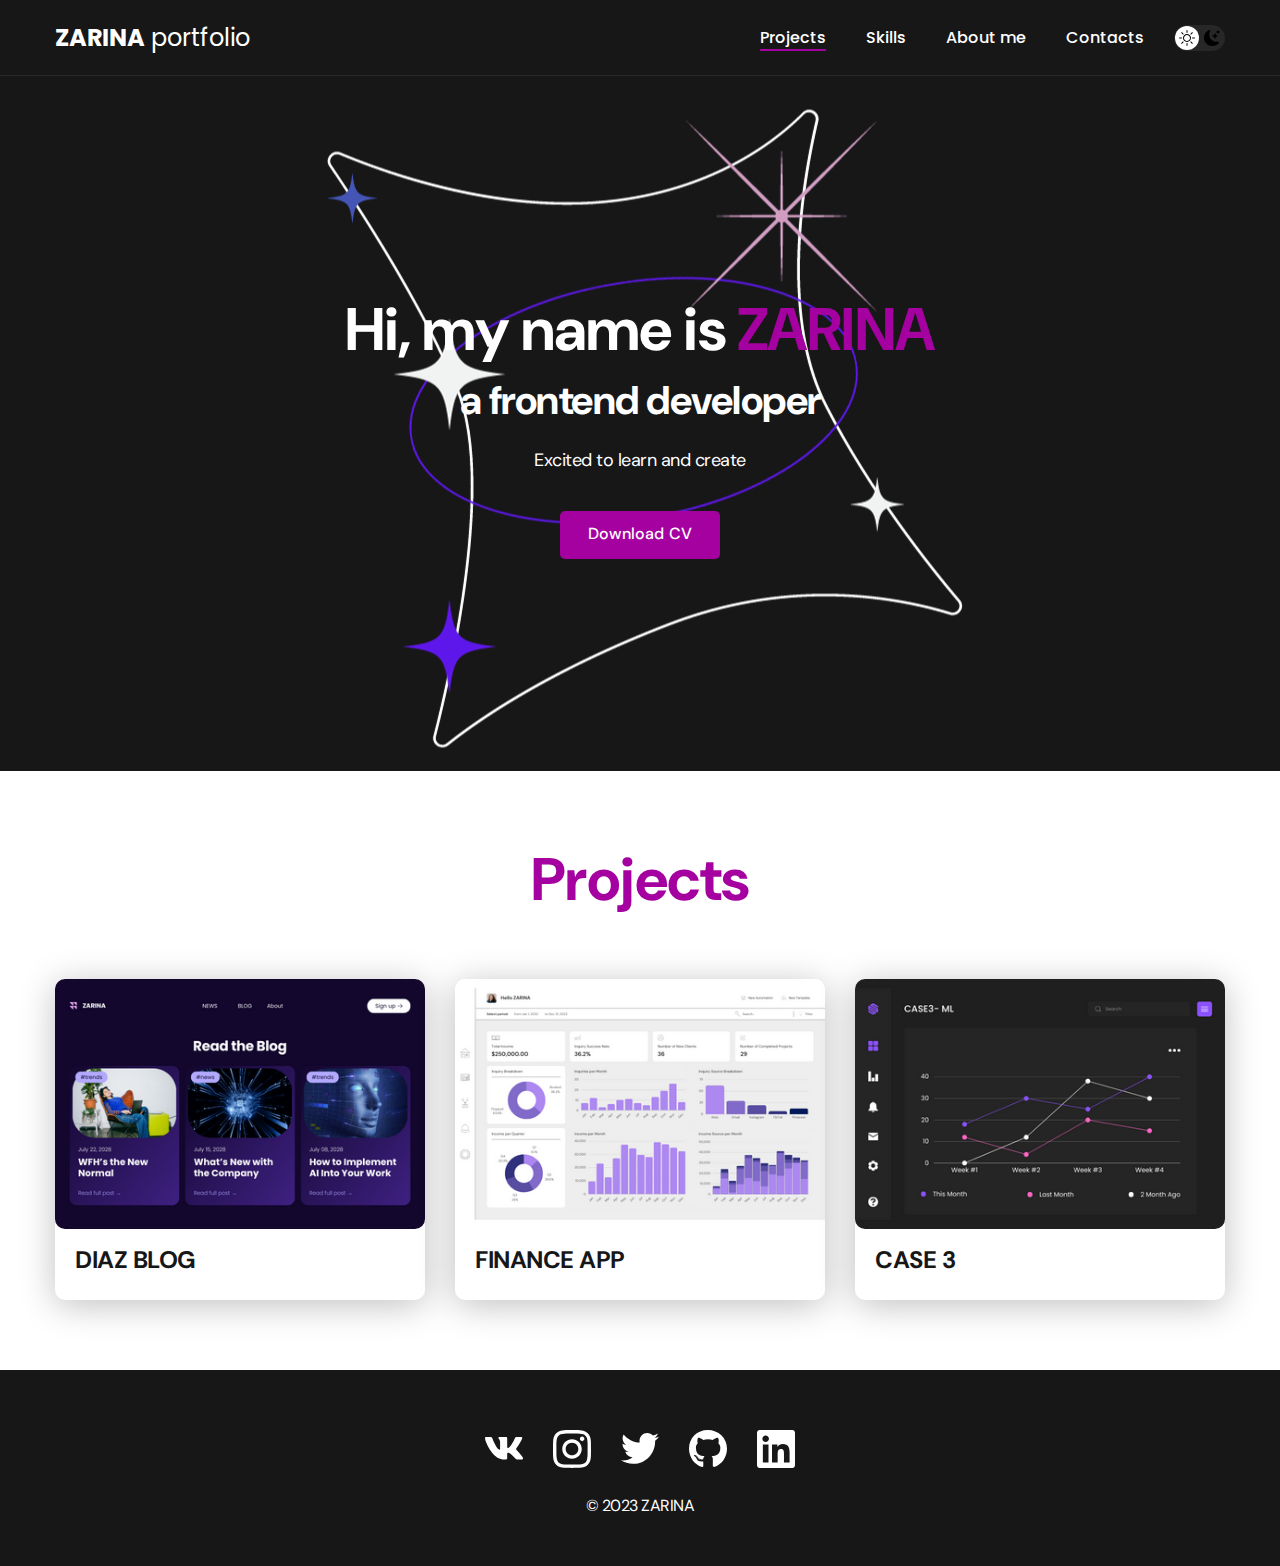
<file: index.html>
<!DOCTYPE html>
<html lang="en">
<head>
    <meta charset="UTF-8">
    <meta http-equiv="X-UA-Compatible" content="IE=edge">
    <meta name="viewport" content="width=device-width, initial-scale=1.0">
    <title>Frontend developer portfolio</title>
    <link rel="stylesheet" href="./css/main.css">
</head>
<body>
    <nav class="nav">
        <div class="container">
            <div class="nav-row">
                <a href="./index.html" class="logo"><strong>ZARINA</strong> portfolio</a>

                <button class="dark-mode-btn">
                    <img src="./img/icons/sun.svg" alt="Light mode" class="dark-mode-btn__icon">
                    <img src="./img/icons/moon.svg" alt="Dark mode" class="dark-mode-btn__icon">
                </button>

                <ul class="nav-list">
                    <li class="nav-list__item"><a href="./index.html" class="nav-list__link nav-list__link--active">Projects</a></li>
                    <li class="nav-list__item"><a href="./skills.html" class="nav-list__link">Skills</a></li>
                    <li class="nav-list__item"><a href="./about.html" class="nav-list__link">About me</a></li>
                    <li class="nav-list__item"><a href="./contacts.html" class="nav-list__link">Contacts</a></li>
                </ul>
            </div>
        </div>
    </nav>

    <header class="header">
        <div class="header__wrapper">
            <h1 class="header__title">
                <strong>Hi, my name is <em>ZARINA</em></strong><br>
                a frontend developer
            </h1>
            <div class="header__text">
                <p>Excited to learn and create</p>
            </div>
            <a href="https://drive.google.com/uc?export=download&id=166ajlyZFGp1C3lqfqK3KRflUs6402T4N" class="btn" download>Download CV</a>
        </div>
    </header>

    <main class="section">
        <div class="container">
            <h2 class="title-1">Projects</h2>
            <ul class="projects">
                <li class="project">
                    <a href="https://github.com/nurzhanova2/bl0g.DIAZ">
                        <img src="./img/projects/ZARINA.png" alt="Project img" class="project__img">
                        <h3 class="project__title">DIAZ BLOG</h3>
                    </a>
                </li>
                <li class="project">
                    <a href="https://github.com/nurzhanova2/flutter-finance-app-">
                        <img src="./img/projects/ZARINA (1).png" alt="Project img" class="project__img">
                        <h3 class="project__title">FINANCE APP</h3>
                    </a>
                </li>
                <li class="project">
                    <a href="https://github.com/nurzhanova2/flutter-finance-app-">
                        <img src="./img/projects/ZARINA (2).png" alt="Project img" class="project__img">
                        <h3 class="project__title">CASE 3</h3>
                    </a>
                </li>
            </ul>
        </div>
    </main>

    <footer class="footer">
        <div class="container">
            <div class="footer__wrapper">
                <ul class="social">
                    <li class="social__item"><a href="https://vk.com/miyukirii"><img src="./img/icons/vk.svg" alt="https://vk.com/miyukirii"></a></li>
                    <li class="social__item"><a href="https://www.instagram.com/zayinuri/"><img src="./img/icons/instagram.svg" alt="https://www.instagram.com/zayinuri/"></a></li>
                    <li class="social__item"><a href="https://twitter.com/zayinuri"><img src="./img/icons/twitter.svg" alt="https://twitter.com/zayinuri"></a></li>
                    <li class="social__item"><a href="https://github.com/nurzhanova2"><img src="./img/icons/gitHub.svg" alt="https://github.com/nurzhanova2"></a></li>
                    <li class="social__item"><a href="https://www.linkedin.com/in/zarina-nurzhanova-6a72891b5/"><img src="./img/icons/linkedIn.svg" alt="https://www.linkedin.com/in/zarina-nurzhanova-6a72891b5/"></a></li>
                </ul>
                <div class="copyright">
                    <p>© 2023 ZARINA</p>
                </div>
            </div>
        </div>
    </footer>

    <script src="./js/main.js"></script>

</body>
</html>
</file>
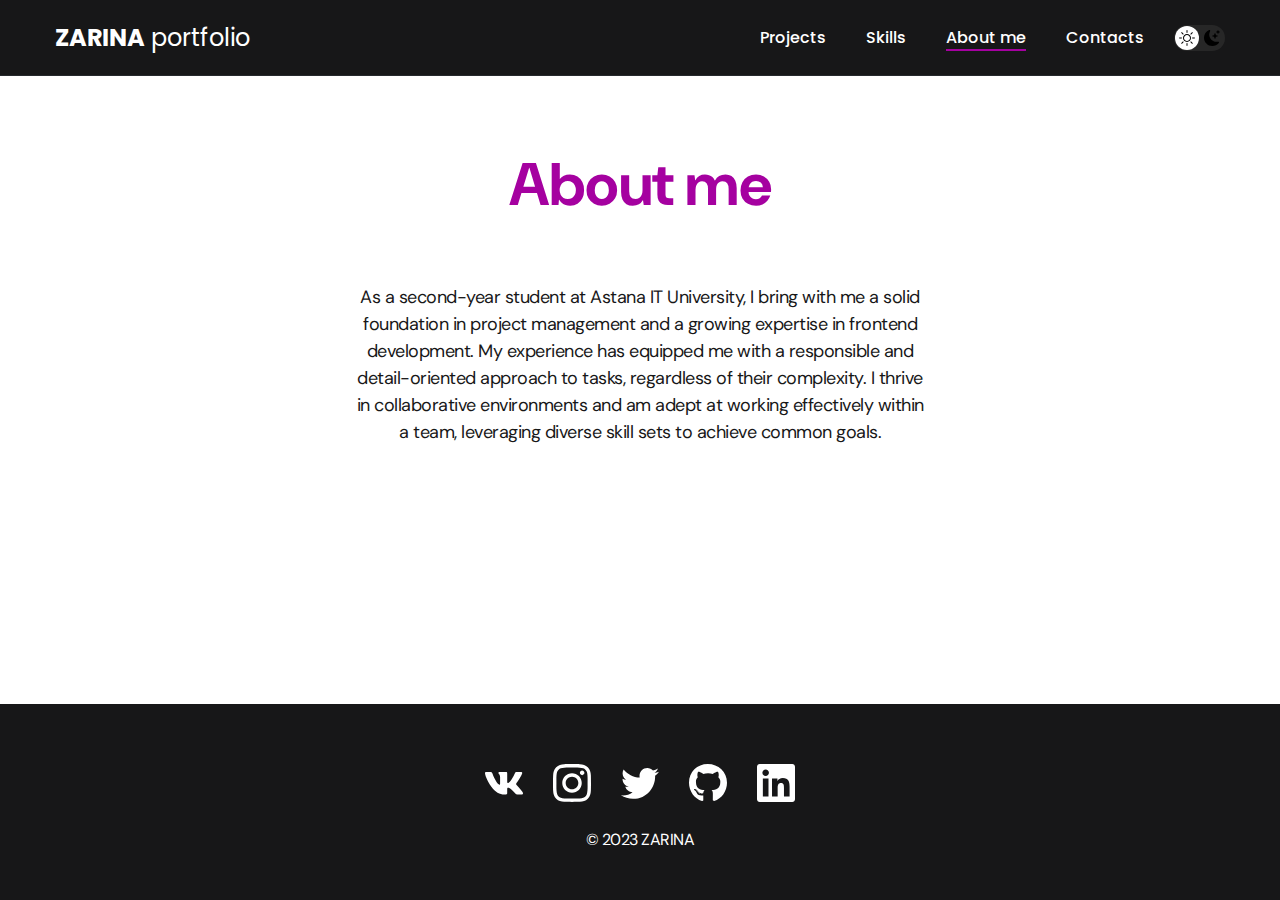
<file: about.html>
<!DOCTYPE html>
<html lang="en">
<head>
    <meta charset="UTF-8">
    <meta http-equiv="X-UA-Compatible" content="IE=edge">
    <meta name="viewport" content="width=device-width, initial-scale=1.0">
    <title>Frontend developer portfolio</title>
    <link rel="stylesheet" href="./css/main.css">
</head>
<body>
    <nav class="nav">
        <div class="container">
            <div class="nav-row">
                <a href="./index.html" class="logo"><strong>ZARINA</strong> portfolio</a>

                <button class="dark-mode-btn">
                    <img src="./img/icons/sun.svg" alt="Light mode" class="dark-mode-btn__icon">
                    <img src="./img/icons/moon.svg" alt="Dark mode" class="dark-mode-btn__icon">
                </button>

                <ul class="nav-list">
                    <li class="nav-list__item"><a href="./index.html" class="nav-list__link">Projects</a></li>
                    <li class="nav-list__item"><a href="./skills.html" class="nav-list__link">Skills</a></li>
                    <li class="nav-list__item"><a href="./about.html" class="nav-list__link nav-list__link--active">About me</a></li>
                    <li class="nav-list__item"><a href="./contacts.html" class="nav-list__link">Contacts</a></li>
                </ul>
            </div>
        </div>
    </nav>

    <main class="section">
        <div class="container">
                <h1 class="title-1">About me</h1>

                <ul class="content-list">
                    <li class="content-list__item">
                        <h3>As a second-year student at Astana IT University, 
                            I bring with me a solid foundation in project management 
                            and a growing expertise in frontend development. 
                            My experience has equipped me with a responsible 
                            and detail-oriented approach to tasks, regardless 
                            of their complexity. I thrive in collaborative 
                            environments and am adept at working effectively within 
                            a team, leveraging diverse skill sets to achieve common goals.</h3>
                    </li>
                </ul>

        </div>
    </main>

    <footer class="footer">
        <div class="container">
            <div class="footer__wrapper">
                <ul class="social">
                    <li class="social__item"><a href="https://vk.com/miyukirii"><img src="./img/icons/vk.svg" alt="https://vk.com/miyukirii"></a></li>
                    <li class="social__item"><a href="https://www.instagram.com/zayinuri/"><img src="./img/icons/instagram.svg" alt="https://www.instagram.com/zayinuri/"></a></li>
                    <li class="social__item"><a href="https://twitter.com/zayinuri"><img src="./img/icons/twitter.svg" alt="https://twitter.com/zayinuri"></a></li>
                    <li class="social__item"><a href="https://github.com/nurzhanova2"><img src="./img/icons/gitHub.svg" alt="https://github.com/nurzhanova2"></a></li>
                    <li class="social__item"><a href="https://www.linkedin.com/in/zarina-nurzhanova-6a72891b5/"><img src="./img/icons/linkedIn.svg" alt="https://www.linkedin.com/in/zarina-nurzhanova-6a72891b5/"></a></li>
                </ul>
                <div class="copyright">
                    <p>© 2023 ZARINA</p>
                </div>
            </div>
        </div>
    </footer>

    <script src="./js/main.js"></script>

</body>
</html>
</file>
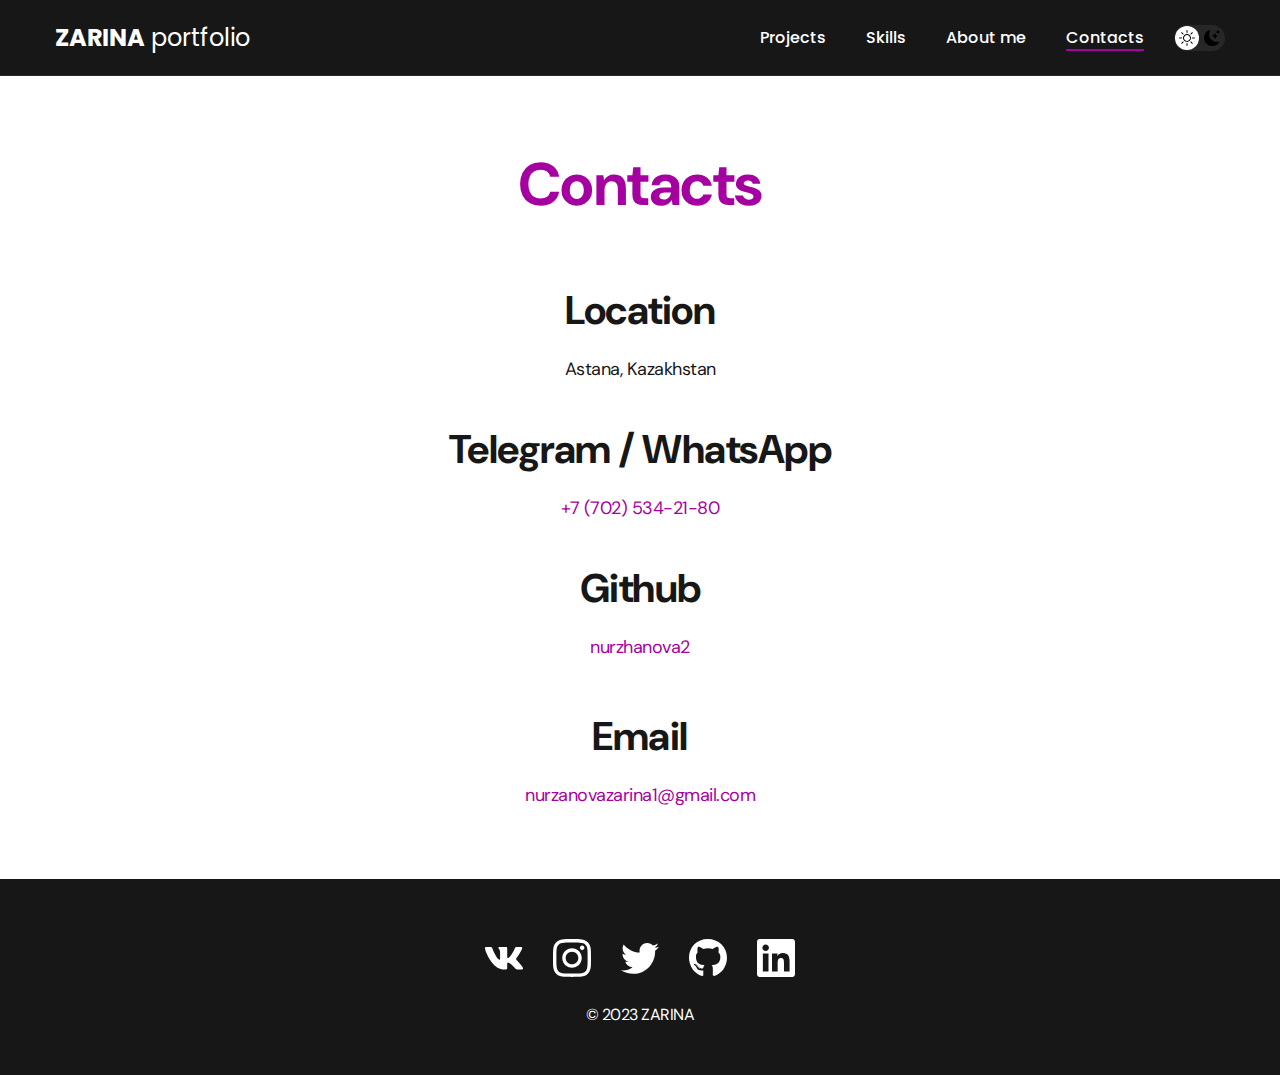
<file: contacts.html>
<!DOCTYPE html>
<html lang="en">
<head>
    <meta charset="UTF-8">
    <meta http-equiv="X-UA-Compatible" content="IE=edge">
    <meta name="viewport" content="width=device-width, initial-scale=1.0">
    <title>Frontend developer portfolio</title>
    <link rel="stylesheet" href="./css/main.css">
</head>
<body>
    <nav class="nav">
        <div class="container">
            <div class="nav-row">
                <a href="./index.html" class="logo"><strong>ZARINA</strong> portfolio</a>

                <button class="dark-mode-btn">
                    <img src="./img/icons/sun.svg" alt="Light mode" class="dark-mode-btn__icon">
                    <img src="./img/icons/moon.svg" alt="Dark mode" class="dark-mode-btn__icon">
                </button>
                
                <ul class="nav-list">
                    <li class="nav-list__item"><a href="./index.html" class="nav-list__link">Projects</a></li>
                    <li class="nav-list__item"><a href="./skills.html" class="nav-list__link">Skills</a></li>
                    <li class="nav-list__item"><a href="./about.html" class="nav-list__link">About me</a></li>
                    <li class="nav-list__item"><a href="./contacts.html" class="nav-list__link nav-list__link--active">Contacts</a></li>
                </ul>
            </div>
        </div>
    </nav>

    <main class="section">
        <div class="container">
                <h1 class="title-1">Contacts</h1>

                <ul class="content-list">
                    <li class="content-list__item">
                        <h2 class="title-2">Location</h2>
                        <p>Astana, Kazakhstan</p>
                    </li>
                    <li class="content-list__item">
                        <h2 class="title-2">Telegram / WhatsApp</h2>
                        <p><a href="tel:+79051234567">+7 (702) 534-21-80</a></p>
                    </li>
                    <li class="content-list__item">
                        <h2 class="title-2">Github</h2>
                        <p><a href="https://github.com/nurzhanova2">nurzhanova2</a></p></p>
                    </li>
                    <li class="content-list__item">
                        <h2 class="title-2">Email</h2>
                        <p><a href="mailto:nurzhanovazarina1@gmail.com">nurzanovazarina1@gmail.com</a></p>
                    </li>
                </ul>

        </div>
    </main>

    <footer class="footer">
        <div class="container">
            <div class="footer__wrapper">
                <ul class="social">
                    <li class="social__item"><a href="https://vk.com/miyukirii"><img src="./img/icons/vk.svg" alt="https://vk.com/miyukirii"></a></li>
                    <li class="social__item"><a href="https://www.instagram.com/zayinuri/"><img src="./img/icons/instagram.svg" alt="https://www.instagram.com/zayinuri/"></a></li>
                    <li class="social__item"><a href="https://twitter.com/zayinuri"><img src="./img/icons/twitter.svg" alt="https://twitter.com/zayinuri"></a></li>
                    <li class="social__item"><a href="https://github.com/nurzhanova2"><img src="./img/icons/gitHub.svg" alt="https://github.com/nurzhanova2"></a></li>
                    <li class="social__item"><a href="https://www.linkedin.com/in/zarina-nurzhanova-6a72891b5/"><img src="./img/icons/linkedIn.svg" alt="https://www.linkedin.com/in/zarina-nurzhanova-6a72891b5/"></a></li>
                </ul>
                <div class="copyright">
                    <p>© 2023 ZARINA</p>
                </div>
            </div>
        </div>
    </footer>

<script src="./js/main.js"></script>

</body>
</html>
</file>
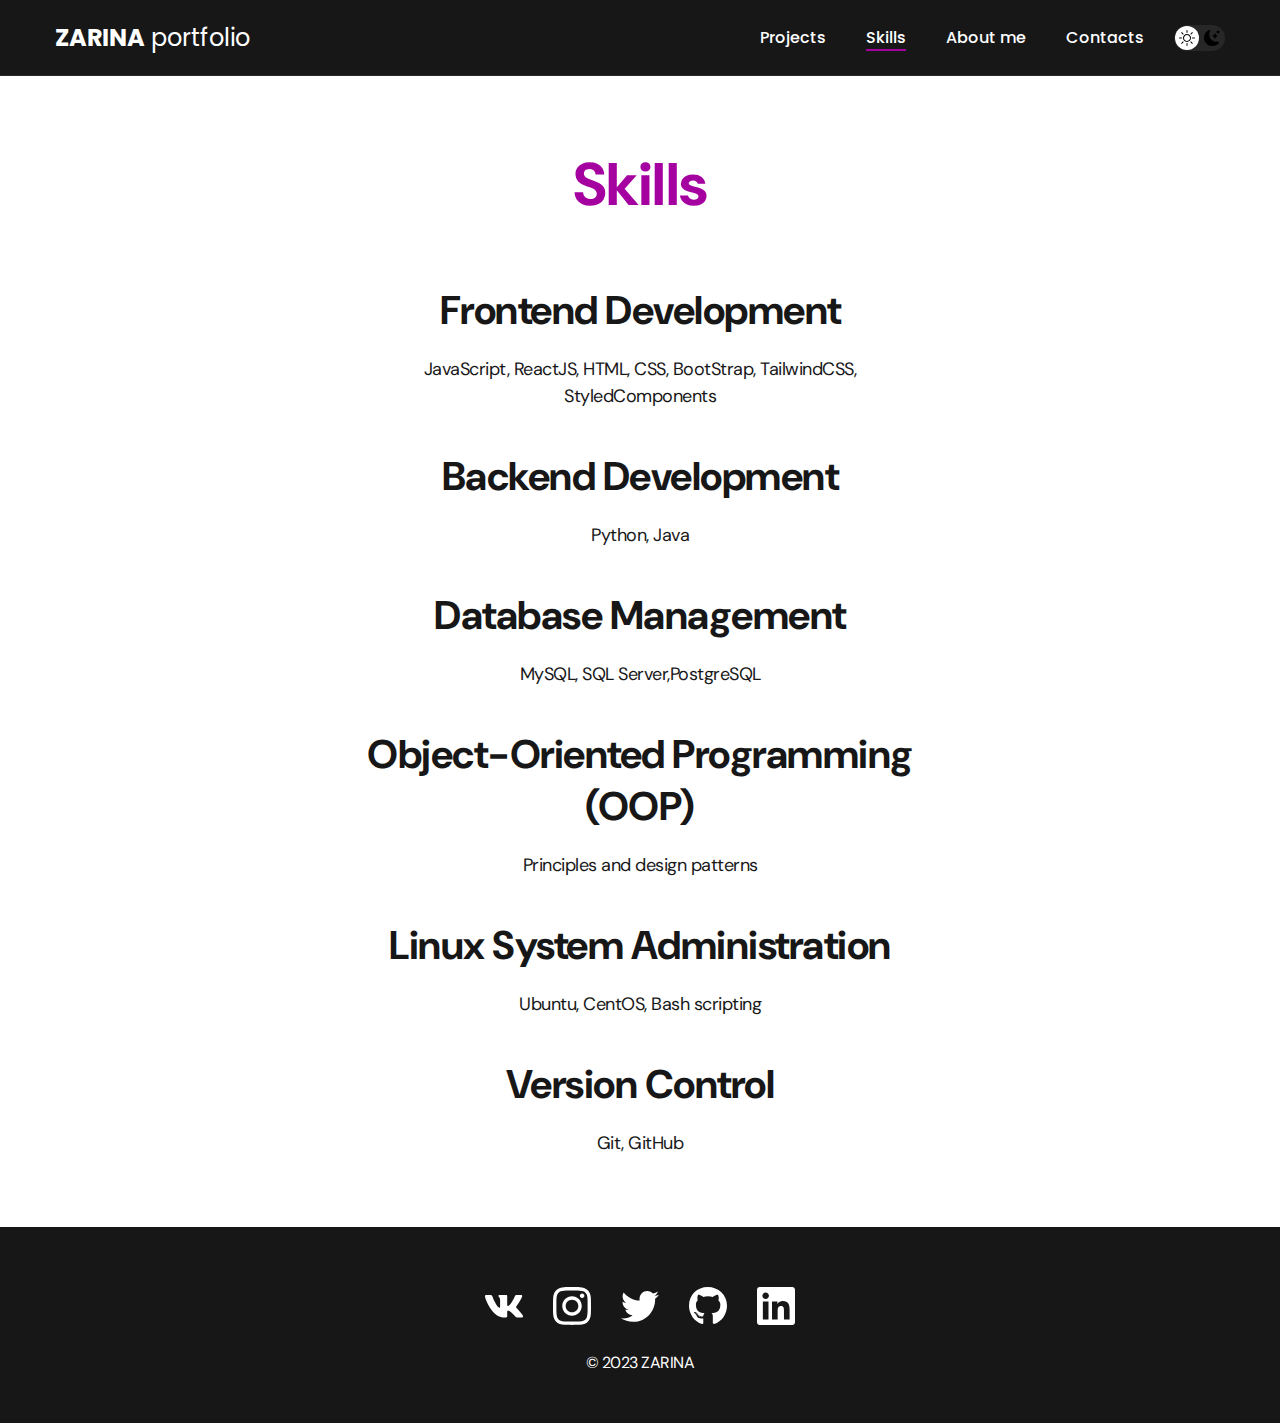
<file: skills.html>
<!DOCTYPE html>
<html lang="en">
<head>
    <meta charset="UTF-8">
    <meta http-equiv="X-UA-Compatible" content="IE=edge">
    <meta name="viewport" content="width=device-width, initial-scale=1.0">
    <title>Frontend developer portfolio</title>
    <link rel="stylesheet" href="./css/main.css">
</head>
<body>
    <nav class="nav">
        <div class="container">
            <div class="nav-row">
                <a href="./index.html" class="logo"><strong>ZARINA</strong> portfolio</a>

                <button class="dark-mode-btn">
                    <img src="./img/icons/sun.svg" alt="Light mode" class="dark-mode-btn__icon">
                    <img src="./img/icons/moon.svg" alt="Dark mode" class="dark-mode-btn__icon">
                </button>

                <ul class="nav-list">
                    <li class="nav-list__item"><a href="./index.html" class="nav-list__link">Projects</a></li>
                    <li class="nav-list__item"><a href="./skills.html" class="nav-list__link nav-list__link--active">Skills</a></li>
                    <li class="nav-list__item"><a href="./about.html" class="nav-list__link">About me</a></li>
                    <li class="nav-list__item"><a href="./contacts.html" class="nav-list__link">Contacts</a></li>
                </ul>
            </div>
        </div>
    </nav>

    <main class="section">
        <div class="container">
                <h1 class="title-1">Skills</h1>

                <ul class="content-list">
                    <li class="content-list__item">
                        <h2 class="title-2">Frontend Development</h2>
                        <p>
                            JavaScript, ReactJS, HTML, CSS,
                            BootStrap, TailwindCSS, StyledComponents
                        </p>
                    </li>
                    <li class="content-list__item">
                        <h2 class="title-2">Backend Development</h2>
                        <p>
                            Python, Java
                        </p>
                    </li>
                    <li class="content-list__item">
                        <h2 class="title-2">Database Management</h2>
                        <p>
                            MySQL, SQL Server,PostgreSQL
                        </p>
                    </li>
                    <li class="content-list__item">
                        <h2 class="title-2">Object-Oriented Programming (OOP)</h2>
                        <p>
                            Principles and design patterns
                        </p>
                    </li>
                    <li class="content-list__item">
                        <h2 class="title-2">Linux System Administration</h2>
                        <p>
                            Ubuntu, CentOS, Bash scripting
                        </p>
                    </li>
                    <li class="content-list__item">
                        <h2 class="title-2">Version Control</h2>
                        <p>
                            Git, GitHub
                        </p>
                    </li>
                </ul>
                

        </div>
    </main>

    <footer class="footer">
        <div class="container">
            <div class="footer__wrapper">
                <ul class="social">
                    <li class="social__item"><a href="https://vk.com/miyukirii"><img src="./img/icons/vk.svg" alt="https://vk.com/miyukirii"></a></li>
                    <li class="social__item"><a href="https://www.instagram.com/zayinuri/"><img src="./img/icons/instagram.svg" alt="https://www.instagram.com/zayinuri/"></a></li>
                    <li class="social__item"><a href="https://twitter.com/zayinuri"><img src="./img/icons/twitter.svg" alt="https://twitter.com/zayinuri"></a></li>
                    <li class="social__item"><a href="https://github.com/nurzhanova2"><img src="./img/icons/gitHub.svg" alt="https://github.com/nurzhanova2"></a></li>
                    <li class="social__item"><a href="https://www.linkedin.com/in/zarina-nurzhanova-6a72891b5/"><img src="./img/icons/linkedIn.svg" alt="https://www.linkedin.com/in/zarina-nurzhanova-6a72891b5/"></a></li>
                </ul>
                <div class="copyright">
                    <p>© 2023 ZARINA</p>
                </div>
            </div>
        </div>
    </footer>

    <script src="./js/main.js"></script>

</body>
</html>
</file>
<file: css/main.css>
@import "./reset.css";
@import url('https://fonts.googleapis.com/css2?family=DM+Sans:wght@400;500;700&family=Poppins:wght@400;500;700&display=swap');

/*
font-family: 'DM Sans', sans-serif;
font-family: 'Poppins', sans-serif;
*/

/* * {
    border: 1px solid red;
} */

:root {
    --blackpure: #000;
    --black: #171718;
    --black-border: #26292D;
    --white: #fff;
    --pink: #a501a0;

    --text-color: var(--black);

    --dark-bg: var(--black);
    --dark-border: var(--black-border);
    --header-text: var(--white);
    --accent: var(--pink);

    /* Light mode */
    --page-bg: var(--white);
    --text-color: var(--black);

    --title-1: var(--accent);

    --project-card-bg: var(--white);
    --project-card-text: var(--black);
    --box-shadow: 0px 5px 35px rgba(0, 0, 0, 0.25);
}

.dark {
     /* Dark mode */
    --page-bg: #252526;
    --text-color: var(--white);

    --title-1: var(--white);

    --project-card-bg: var(--black);
    --project-card-text: var(--white);
    --box-shadow: 0px 5px 35px rgba(0, 0, 0, 0.8);
}

html, body {
    display: flex;
    flex-direction: column;
    min-height: 100vh;

    font-family: 'DM Sans', sans-serif;
    letter-spacing: -0.5px;

    /* Light mode */
    background-color: var(--page-bg);
    color: var(--text-color);
}

/* General */

.container {
    margin: 0 auto;
    padding: 0 15px;
    max-width: 1200px;
}

.none {
    display: none !important;
}

.section {
    padding: 70px 0;
}

.title-1 {
    margin-bottom: 60px;

    font-size: 60px;
    font-weight: 700;
    line-height: 1.3;
    color: var(--title-1);
    text-align: center;
}

.title-2 {
    margin-bottom: 20px;

    font-size: 40px;
    font-weight: 700;
    line-height: 1.3;
}

/* Nav */

.nav {
    padding: 20px 0;
    border-bottom: 1px solid var(--dark-border);
    background-color: var(--dark-bg);
    color: var(--header-text);
    letter-spacing: normal;
}

.nav-row {
    display: flex;
    justify-content: flex-end;
    align-items: center;
    column-gap: 30px;
    row-gap: 20px;
    flex-wrap: wrap;
}

.logo {
    margin-right: auto;
    color: var(--header-text);
    font-size: 24px;
    font-family: 'Poppins', sans-serif;
}

.logo strong {
    font-weight: 700;
}

.nav-list {
    display: flex;
    flex-wrap: wrap;
    row-gap: 10px;
    align-items: center;
    column-gap: 40px;
    font-size: 16px;
    font-weight: 500;
    font-family: 'Poppins', sans-serif;
}

.nav-list__link {
    color: var(--header-text);
    transition: opacity 0.2s ease-in;
}

.nav-list__link:hover {
    opacity: 0.8;
}

.nav-list__link--active {
    position: relative;
}

.nav-list__link--active::before {
    content: "";

    position: absolute;
    left: 0;
    top: 100%;

    display: block;
    height: 2px;
    width: 100%;
    background-color: var(--accent);
}

/* Dark mode btn */

.dark-mode-btn {
    order: 9;

    position: relative;
    display: flex;
    justify-content: space-between;

    width: 51px;
    height: 26px;
    padding: 5px;

    border-radius: 50px;
    background-color: #272727;
}

.dark-mode-btn::before {
    content: "";

    position: absolute;
    top: 1px;
    left: 1px;

    display: block;
    width: 24px;
    height: 24px;

    border-radius: 50%;
    background-color: var(--white);

    transition: left 0.2s ease-in;
}

.dark-mode-btn--active::before {
    left: 26px;
}

.dark-mode-btn__icon {
    position: relative;
    z-index: 9;
}

/* Header */

.header {
    padding: 40px 0;
    min-height: 695px;

    display: flex;
    justify-content: center;
    align-items: center;

    background-color: var(--dark-bg);
    background-image: url('./../img/bg.png');
    background-repeat: no-repeat;
    background-size: auto;
    background-position: center center;

    color: var(--header-text);
    text-align: center;
}

.header__wrapper {
    padding: 0 15px;
    max-width: 660px;
}

.header__title {
    margin-bottom: 20px;
    font-size: 40px;
    font-weight: 700;
    line-height: 1.4;
}

.header__title strong {
    font-size: 60px;
    font-weight: 700;
}

.header__title em {
    font-style: normal;
    color: var(--accent);
}

.header__text {
    margin-bottom: 40px;
    font-size: 18px;
    line-height: 1.333;
}

.header__text p + p{
    margin-top: 0.5em;
}

/* Btn */

.btn {
    display: inline-block;
    height: 48px;
    padding: 12px 28px;

    border-radius: 5px;
    background-color: var(--accent);
    color: var(--white);
    letter-spacing: 0.15px;
    font-size: 16px;
    font-weight: 500;

    transition: opacity 0.2s ease-in;
}

.btn:hover {
    opacity: 0.8;
}

.btn:active {
    position: relative;
    top: 1px;
}

/* Btn outline */

.btn-outline {
    display: flex;
    column-gap: 10px;
    align-items: center;

    height: 48px;
    padding: 12px 20px;

    border-radius: 5px;
    border: 1px solid var(--blackpure);
    background-color: var(--white);
    color: var(--blackpure);

    transition: opacity 0.2s ease-in;
}

.btn-outline:hover {
    opacity: 0.8;
}

.btn-outline:active {
    position: relative;
    top: 1px;
}

/* Projects  */

.projects {
    display: flex;
    justify-content: center;
    flex-wrap: wrap;
    column-gap: 30px;
    row-gap: 30px;
}

.project {
    max-width: 370px;
    background-color: var(--project-card-bg);
    box-shadow: var(--box-shadow);
    border-radius: 10px;
}

.project__img {
    border-radius: 10px;
}

.project__title {
    padding: 15px 20px 25px;
    font-weight: 700;
    font-size: 24px;
    line-height: 1.3;
    color: var(--project-card-text);
}

/* Project details */

.project-details {
    margin: 0 auto;
    max-width: 865px;

    display: flex;
    flex-direction: column;
    align-items: center;

    text-align: center;
}

.project-details__cover {
    max-width: 100%;
    margin-bottom: 40px;

    box-shadow: 0px 5px 35px rgba(0, 0, 0, 0.25);
    border-radius: 10px;
}

.project-details__desc {
    margin-bottom: 30px;

    font-weight: 700;
    font-size: 24px;
    line-height: 1.3;
}

/* Content list */

.content-list {
    margin: 0 auto;
    max-width: 570px;
    display: flex;
    flex-direction: column;
    align-items: center;
    row-gap: 40px;
    text-align: center;
}

.content-list a {
    color: var(--accent);
}

.content-list__item {
    font-size: 18px;
    line-height: 1.5;
}

.content-list__item p + p {
    margin-top: 0.5em;
}

/* Footer */

.footer {
    margin-top: auto;
    padding: 60px 0 50px;
    background-color: var(--dark-bg);
    color: var(--header-text);
}

.footer__wrapper {
    display: flex;
    flex-direction: column;
    align-items: center;
    row-gap: 27px;
}

.social {
    display: flex;
    column-gap: 30px;
    align-items: center;
}

.copyright {
    font-size: 16px;
}

.copyright p + p {
    margin-top: 0.5em;
}

@media (max-width: 620px) {

    /* Header  */

    .header {
        min-height: unset;
    }

    .header__title {
        font-size: 30px;
    }

    .header__title strong {
        font-size: 40px;
    }

    /* Nav */

    .nav-row {
        justify-content: space-between;
    }

    .dark-mode-btn {
        order: 0;
    }

    /* General */

    .section {
        padding: 40px 0;
    }

    .title-1 {
        margin-bottom: 30px;
        font-size: 40px;
    }

    .title-2 {
        margin-bottom: 10px;
        font-size: 30px;
    }

    /* Projects */

    .project__title {
        font-size: 22px;
    }

    /* Project page */

    .project-details__desc {
        margin-bottom: 20px;
        font-size: 22px;
    }

    /* Content List */

    .content-list {
        row-gap: 20px;
    }

    .content-list__item {
        font-size: 16px;
    }

    /* Footer */

    .footer {
        padding: 40px 0 30px;
    }

    .footer__wrapper {
        row-gap: 20px;
    }

    /* Social */

    .social {
        column-gap: 20px;
    }

    .social__item {
        width: 28px;
    }

}
</file>
